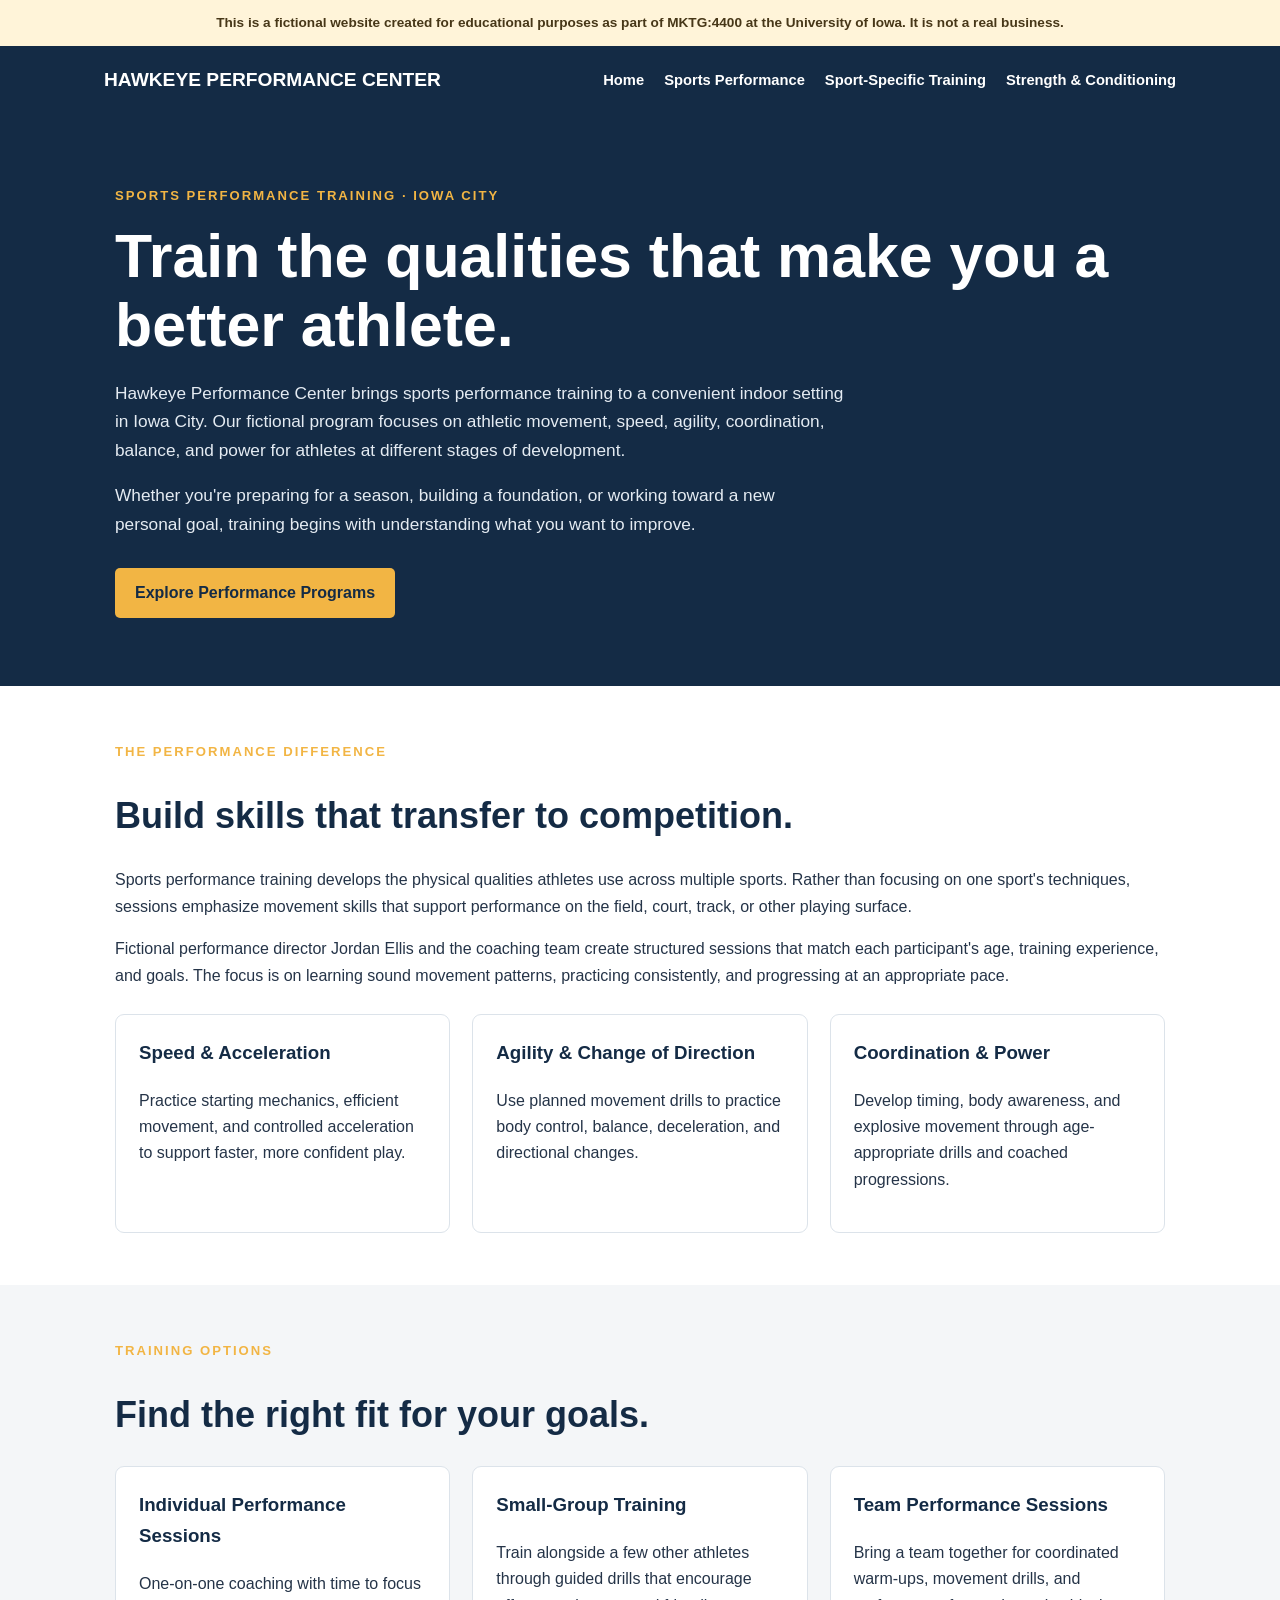
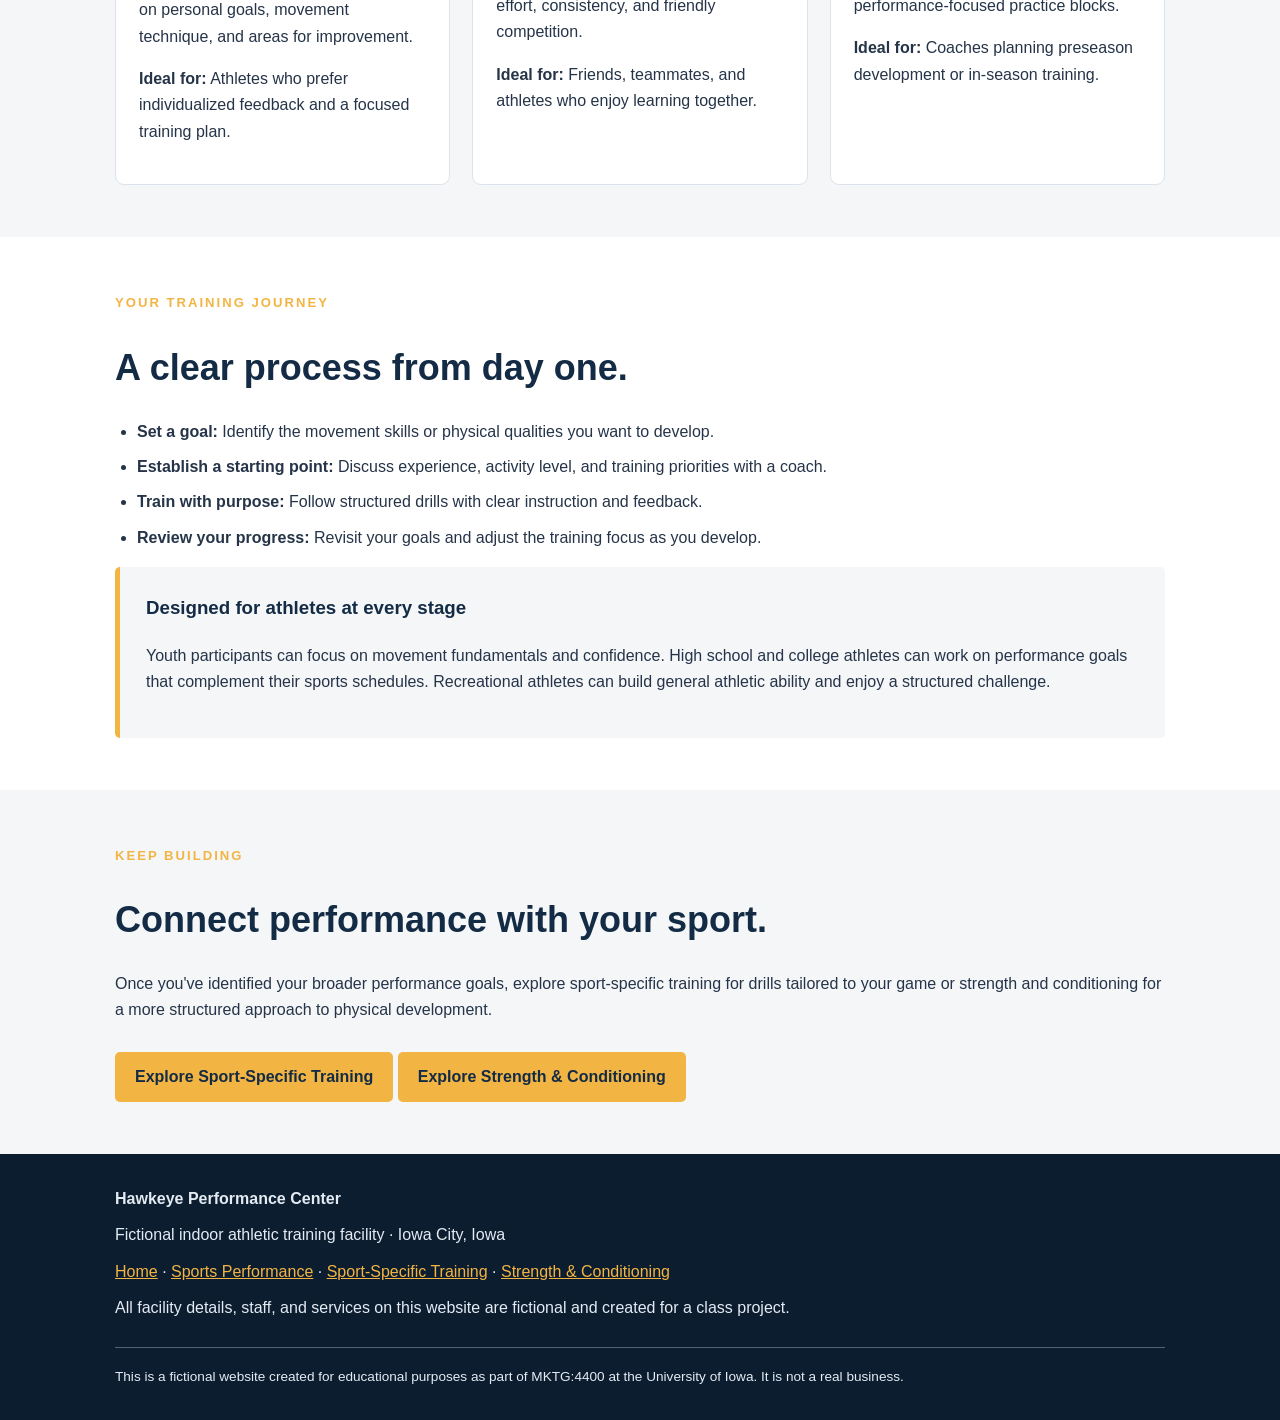
<file: 2sports-performance.html>
<!DOCTYPE html>
<html lang="en">
<head>
  <meta charset="UTF-8">
  <meta name="viewport" content="width=device-width, initial-scale=1.0">
  <meta name="description" content="Explore sports performance training in Iowa City at fictional Hawkeye Performance Center. Develop speed, agility, coordination, power, and athletic confidence.">
  <title>Sports Performance Training Iowa City | Hawkeye Performance Center</title>
  <style>
    :root { --navy:#142b45; --gold:#f2b544; --light:#f4f6f8; --white:#fff; --text:#253448; }
    * { box-sizing:border-box; }
    body { margin:0; font-family:Arial,Helvetica,sans-serif; line-height:1.65; color:var(--text); }
    .notice { padding:12px 20px; background:#fff4d9; color:#473718; text-align:center; font-size:.85rem; font-weight:bold; }
    header { background:var(--navy); color:var(--white); }
    .nav-wrap { max-width:1120px; margin:auto; padding:18px 24px; display:flex; justify-content:space-between; align-items:center; gap:20px; flex-wrap:wrap; }
    .brand { color:var(--white); text-decoration:none; font-size:1.2rem; font-weight:800; }
    nav { display:flex; gap:10px 20px; flex-wrap:wrap; }
    nav a { color:var(--white); text-decoration:none; font-size:.92rem; font-weight:bold; }
    nav a:hover, nav a:focus { color:var(--gold); }
    .hero { background:var(--navy); color:var(--white); padding:68px 24px; }
    .inner { max-width:1050px; margin:auto; }
    .eyebrow { color:var(--gold); text-transform:uppercase; font-weight:800; font-size:.82rem; letter-spacing:2px; }
    h1 { font-size:clamp(2.2rem,6vw,3.8rem); line-height:1.12; margin:14px 0 20px; }
    h2 { color:var(--navy); font-size:clamp(1.6rem,4vw,2.25rem); line-height:1.2; }
    h3 { color:var(--navy); margin-top:0; }
    .hero p { max-width:730px; color:#e4ebf2; font-size:1.08rem; }
    .section { padding:52px 24px; }
    .alt { background:var(--light); }
    .grid { display:grid; grid-template-columns:repeat(3,minmax(0,1fr)); gap:22px; margin-top:25px; }
    .card { border:1px solid #dce3ea; border-radius:9px; padding:23px; background:white; }
    .button { display:inline-block; background:var(--gold); color:var(--navy); padding:12px 20px; margin-top:12px; border-radius:5px; text-decoration:none; font-weight:800; }
    .button:hover { background:#ffd477; }
    ul { padding-left:22px; }
    li { margin-bottom:9px; }
    .callout { background:var(--light); padding:26px; border-left:5px solid var(--gold); border-radius:5px; }
    footer { background:#0c1d30; color:#e4ebf2; padding:32px 24px; }
    footer p { margin:10px 0; }
    footer a { color:var(--gold); }
    .footer-notice { margin-top:25px; padding-top:18px; border-top:1px solid #526174; font-size:.85rem; }
    @media(max-width:760px) {
      .nav-wrap { padding:16px 20px; }
      nav { width:100%; gap:10px 16px; }
      nav a { font-size:.88rem; }
      .hero { padding:48px 20px; }
      .section { padding:38px 20px; }
      .grid { grid-template-columns:1fr; }
    }
  </style>
</head>
<body>
  <div class="notice">This is a fictional website created for educational purposes as part of MKTG:4400 at the University of Iowa. It is not a real business.</div>

  <header>
    <div class="nav-wrap">
      <a class="brand" href="index.html">HAWKEYE PERFORMANCE CENTER</a>
      <nav aria-label="Main navigation">
        <a href="index.html">Home</a>
        <a href="sports-performance.html" aria-current="page">Sports Performance</a>
        <a href="sport-specific.html">Sport-Specific Training</a>
        <a href="strength-conditioning.html">Strength &amp; Conditioning</a>
      </nav>
    </div>
  </header>

  <main>
    <section class="hero">
      <div class="inner">
        <span class="eyebrow">Sports Performance Training · Iowa City</span>
        <h1>Train the qualities that make you a better athlete.</h1>
        <p>Hawkeye Performance Center brings sports performance training to a convenient indoor setting in Iowa City. Our fictional program focuses on athletic movement, speed, agility, coordination, balance, and power for athletes at different stages of development.</p>
        <p>Whether you're preparing for a season, building a foundation, or working toward a new personal goal, training begins with understanding what you want to improve.</p>
        <a class="button" href="#programs">Explore Performance Programs</a>
      </div>
    </section>

    <section class="section">
      <div class="inner">
        <span class="eyebrow">The performance difference</span>
        <h2>Build skills that transfer to competition.</h2>
        <p>Sports performance training develops the physical qualities athletes use across multiple sports. Rather than focusing on one sport's techniques, sessions emphasize movement skills that support performance on the field, court, track, or other playing surface.</p>
        <p>Fictional performance director Jordan Ellis and the coaching team create structured sessions that match each participant's age, training experience, and goals. The focus is on learning sound movement patterns, practicing consistently, and progressing at an appropriate pace.</p>
        <div class="grid">
          <article class="card">
            <h3>Speed &amp; Acceleration</h3>
            <p>Practice starting mechanics, efficient movement, and controlled acceleration to support faster, more confident play.</p>
          </article>
          <article class="card">
            <h3>Agility &amp; Change of Direction</h3>
            <p>Use planned movement drills to practice body control, balance, deceleration, and directional changes.</p>
          </article>
          <article class="card">
            <h3>Coordination &amp; Power</h3>
            <p>Develop timing, body awareness, and explosive movement through age-appropriate drills and coached progressions.</p>
          </article>
        </div>
      </div>
    </section>

    <section class="section alt" id="programs">
      <div class="inner">
        <span class="eyebrow">Training options</span>
        <h2>Find the right fit for your goals.</h2>
        <div class="grid">
          <article class="card">
            <h3>Individual Performance Sessions</h3>
            <p>One-on-one coaching with time to focus on personal goals, movement technique, and areas for improvement.</p>
            <p><strong>Ideal for:</strong> Athletes who prefer individualized feedback and a focused training plan.</p>
          </article>
          <article class="card">
            <h3>Small-Group Training</h3>
            <p>Train alongside a few other athletes through guided drills that encourage effort, consistency, and friendly competition.</p>
            <p><strong>Ideal for:</strong> Friends, teammates, and athletes who enjoy learning together.</p>
          </article>
          <article class="card">
            <h3>Team Performance Sessions</h3>
            <p>Bring a team together for coordinated warm-ups, movement drills, and performance-focused practice blocks.</p>
            <p><strong>Ideal for:</strong> Coaches planning preseason development or in-season training.</p>
          </article>
        </div>
      </div>
    </section>

    <section class="section">
      <div class="inner">
        <span class="eyebrow">Your training journey</span>
        <h2>A clear process from day one.</h2>
        <ul>
          <li><strong>Set a goal:</strong> Identify the movement skills or physical qualities you want to develop.</li>
          <li><strong>Establish a starting point:</strong> Discuss experience, activity level, and training priorities with a coach.</li>
          <li><strong>Train with purpose:</strong> Follow structured drills with clear instruction and feedback.</li>
          <li><strong>Review your progress:</strong> Revisit your goals and adjust the training focus as you develop.</li>
        </ul>
        <div class="callout">
          <h3>Designed for athletes at every stage</h3>
          <p>Youth participants can focus on movement fundamentals and confidence. High school and college athletes can work on performance goals that complement their sports schedules. Recreational athletes can build general athletic ability and enjoy a structured challenge.</p>
        </div>
      </div>
    </section>

    <section class="section alt">
      <div class="inner">
        <span class="eyebrow">Keep building</span>
        <h2>Connect performance with your sport.</h2>
        <p>Once you've identified your broader performance goals, explore sport-specific training for drills tailored to your game or strength and conditioning for a more structured approach to physical development.</p>
        <a class="button" href="sport-specific.html">Explore Sport-Specific Training</a>
        <a class="button" href="strength-conditioning.html">Explore Strength &amp; Conditioning</a>
      </div>
    </section>
  </main>

  <footer>
    <div class="inner">
      <strong>Hawkeye Performance Center</strong>
      <p>Fictional indoor athletic training facility · Iowa City, Iowa</p>
      <p><a href="index.html">Home</a> · <a href="sports-performance.html">Sports Performance</a> · <a href="sport-specific.html">Sport-Specific Training</a> · <a href="strength-conditioning.html">Strength &amp; Conditioning</a></p>
      <p>All facility details, staff, and services on this website are fictional and created for a class project.</p>
      <div class="footer-notice">This is a fictional website created for educational purposes as part of MKTG:4400 at the University of Iowa. It is not a real business.</div>
    </div>
  </footer>
</body>
</html>
</file>
